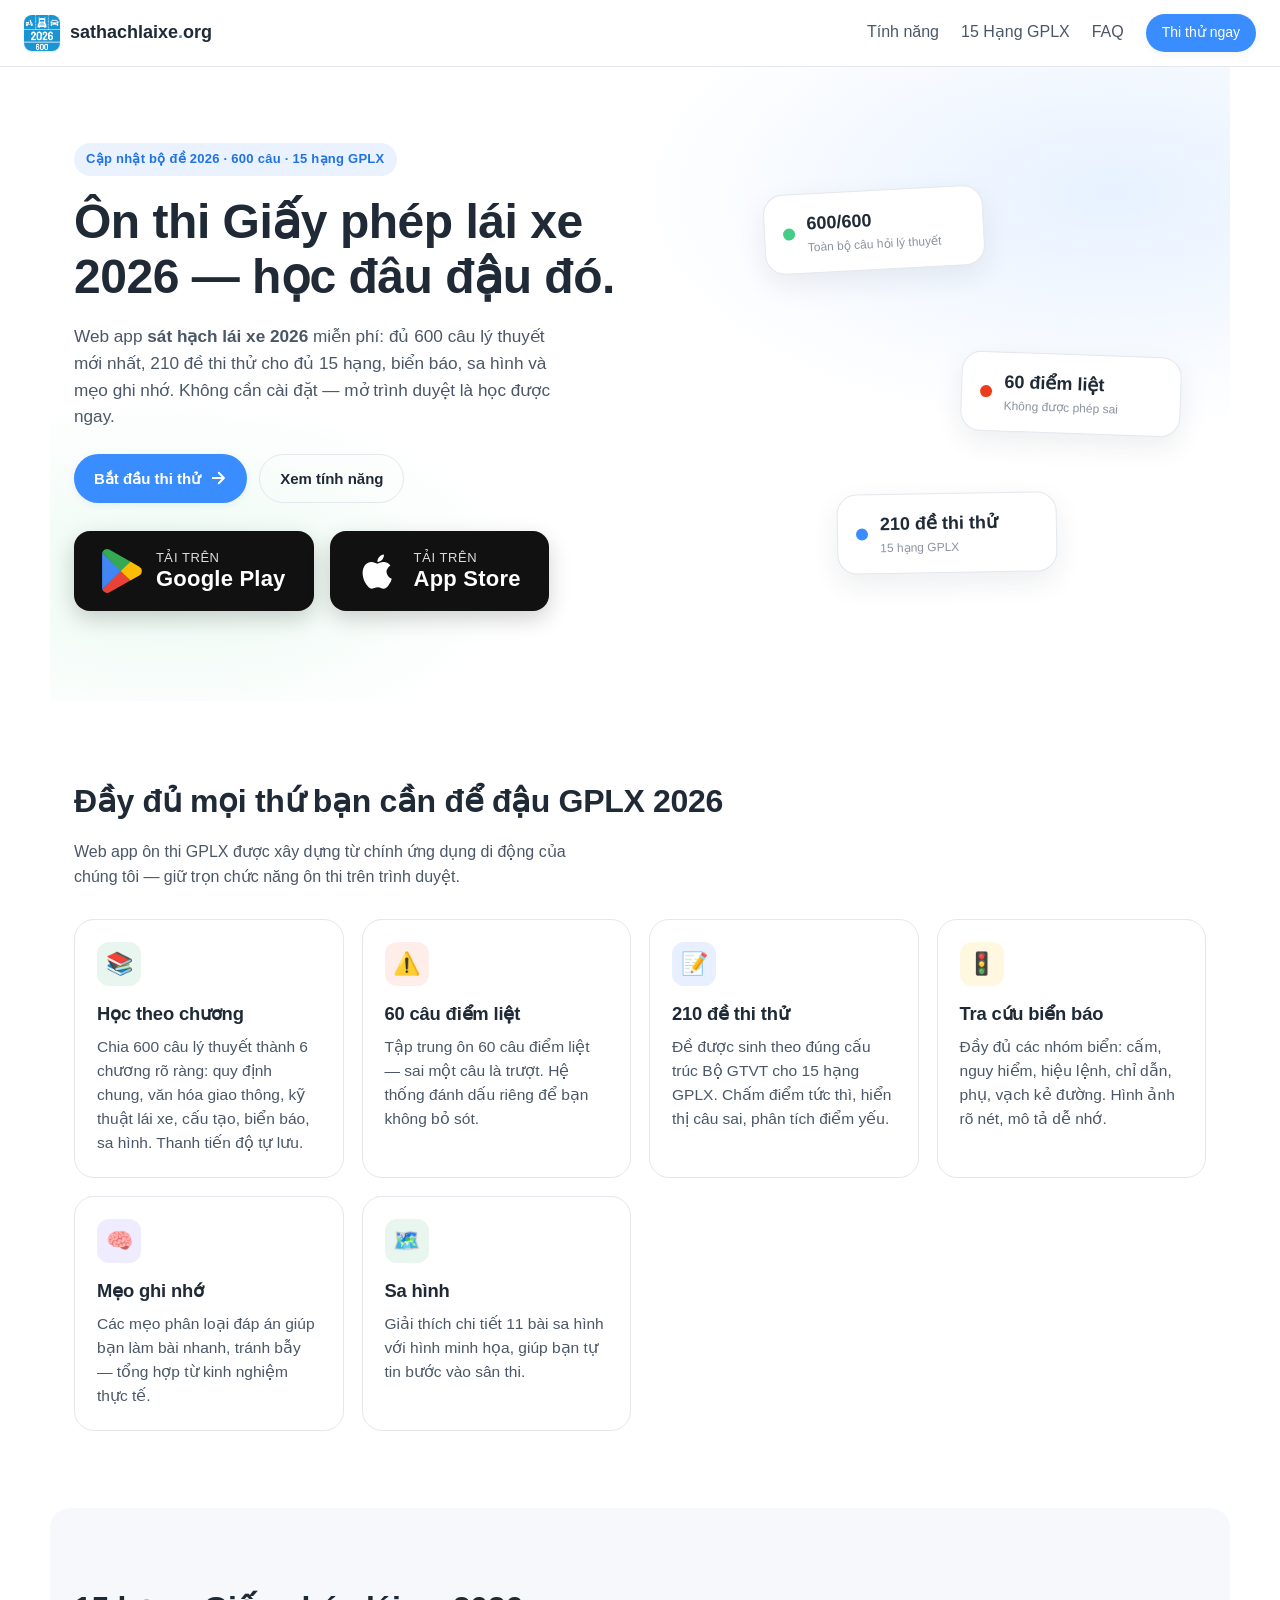
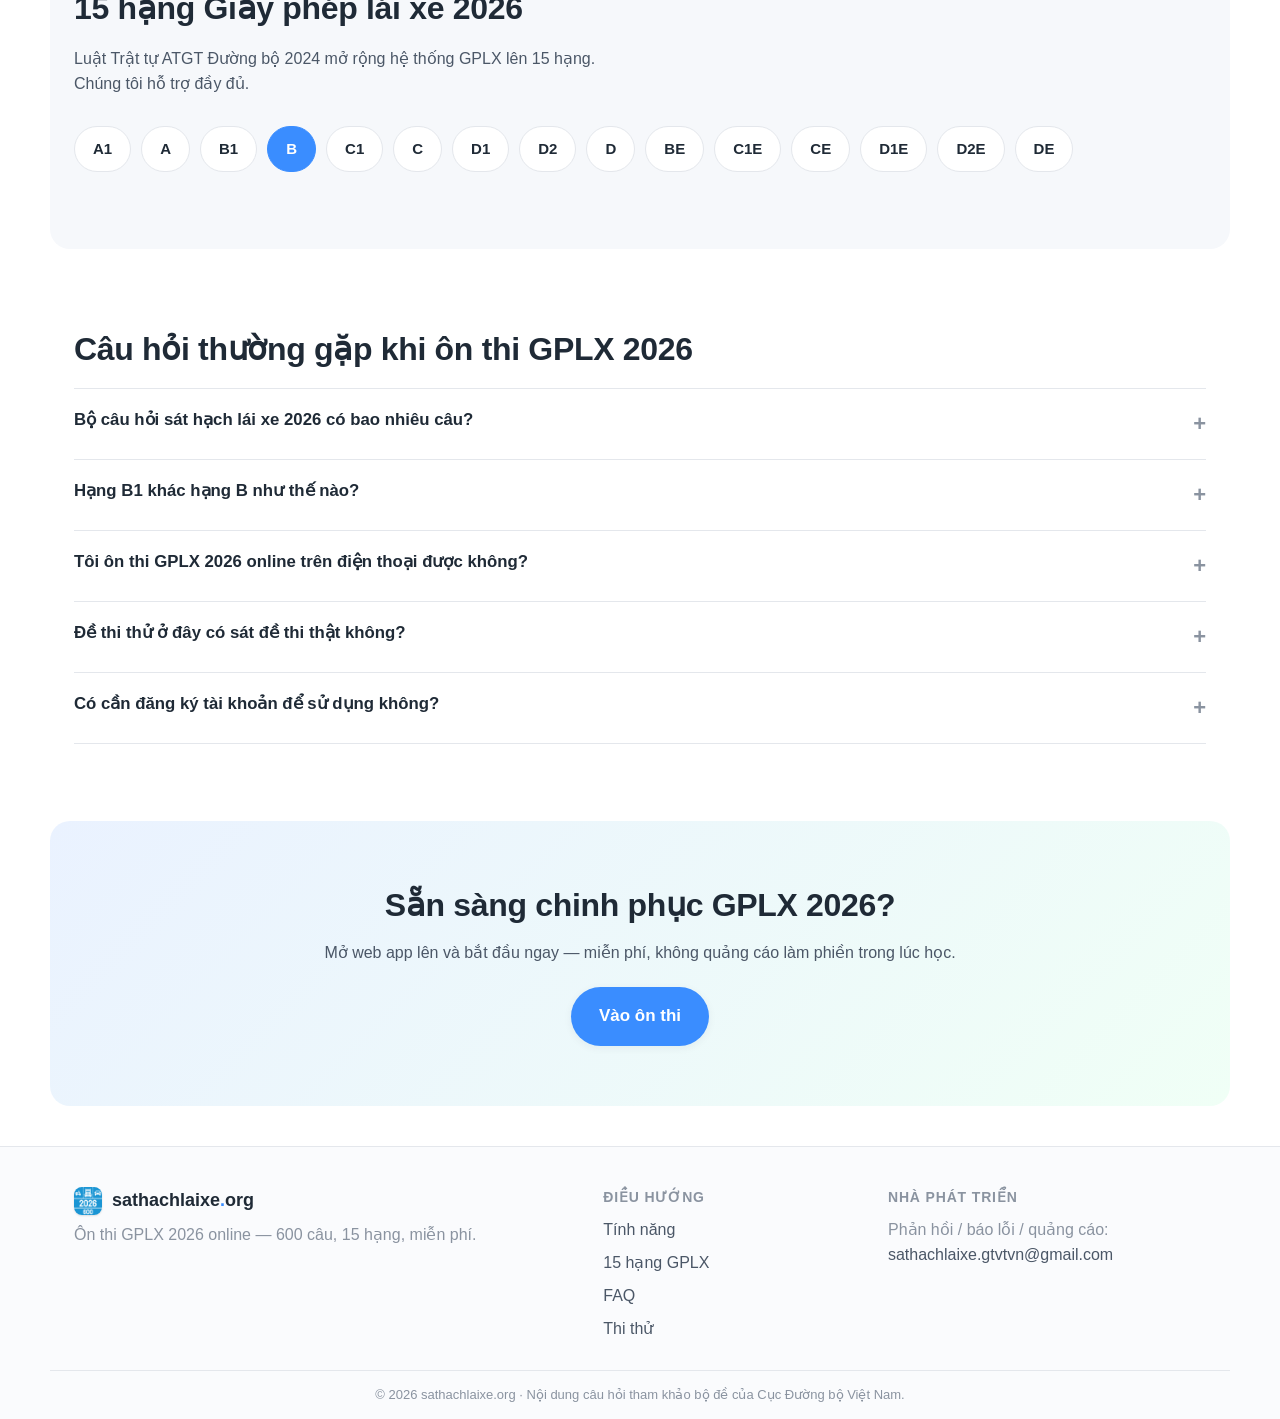
<file: index.html>
<!doctype html>
<html lang="vi">
<head>
  <meta charset="utf-8" />
  <meta name="viewport" content="width=device-width, initial-scale=1" />

  <title>Ôn Thi GPLX 2026 - Sát Hạch Lái Xe 2026 Online | sathachlaixe.org</title>
  <meta name="description" content="Ôn thi GPLX 2026 online miễn phí — đầy đủ 600 câu hỏi lý thuyết sát hạch lái xe 2026, đề thi thử cho 15 hạng giấy phép lái xe (A1, A, B1, B, C1, C, D1, D2, D, BE, C1E, CE, D1E, D2E, DE), biển báo, mẹo ghi nhớ, sa hình. Học mọi lúc mọi nơi, không cài đặt." />
  <meta name="keywords" content="sát hạch lái xe 2026, giấy phép lái xe 2026, ôn thi gplx, ôn thi bằng lái xe, 600 câu lý thuyết, đề thi lý thuyết b2, đề thi lý thuyết a1, mẹo thi lái xe, biển báo giao thông, sa hình lái xe" />
  <link rel="canonical" href="https://sathachlaixe.org/" />
  <meta name="robots" content="index, follow" />
  <meta name="author" content="Techvify — sathachlaixe.gtvtvn@gmail.com" />

  <!-- Open Graph / social -->
  <meta property="og:type" content="website" />
  <meta property="og:url" content="https://sathachlaixe.org/" />
  <meta property="og:title" content="Ôn Thi GPLX 2026 - Sát Hạch Lái Xe 2026 Online" />
  <meta property="og:description" content="Ôn thi GPLX 2026 online miễn phí — 600 câu hỏi lý thuyết sát hạch lái xe 2026 cho đủ 15 hạng giấy phép." />
  <meta property="og:image" content="https://sathachlaixe.org/imgs/home/home_hero.png" />
  <meta property="og:locale" content="vi_VN" />
  <meta name="twitter:card" content="summary_large_image" />

  <!-- JSON-LD schema: WebApplication + FAQ -->
  <script type="application/ld+json">
  {
    "@context": "https://schema.org",
    "@graph": [
      {
        "@type": "WebApplication",
        "name": "Ôn thi GPLX 2026 - sathachlaixe.org",
        "url": "https://sathachlaixe.org/",
        "description": "Web app ôn thi sát hạch lái xe 2026 — 600 câu lý thuyết, 210 đề thi thử cho 15 hạng GPLX, biển báo, sa hình, mẹo ghi nhớ.",
        "applicationCategory": "EducationApplication",
        "inLanguage": "vi-VN",
        "operatingSystem": "Any",
        "offers": {
          "@type": "Offer",
          "price": "0",
          "priceCurrency": "VND"
        },
        "author": {
          "@type": "Organization",
          "name": "Techvify",
          "email": "sathachlaixe.gtvtvn@gmail.com"
        }
      },
      {
        "@type": "FAQPage",
        "mainEntity": [
          {
            "@type": "Question",
            "name": "Bộ câu hỏi sát hạch lái xe 2026 có bao nhiêu câu?",
            "acceptedAnswer": {
              "@type": "Answer",
              "text": "Bộ đề sát hạch lái xe 2026 gồm 600 câu hỏi lý thuyết do Cục Đường bộ Việt Nam ban hành, trong đó có 60 câu điểm liệt bắt buộc phải trả lời đúng."
            }
          },
          {
            "@type": "Question",
            "name": "Thi GPLX hạng B1 có mấy câu trong đề thi?",
            "acceptedAnswer": {
              "@type": "Answer",
              "text": "Đề thi hạng B1 có 25 câu hỏi, thí sinh cần trả lời đúng tối thiểu 23 câu và không sai câu điểm liệt nào, thời gian 19 phút."
            }
          },
          {
            "@type": "Question",
            "name": "Ôn thi GPLX 2026 online miễn phí ở đâu?",
            "acceptedAnswer": {
              "@type": "Answer",
              "text": "Bạn có thể ôn thi GPLX 2026 online miễn phí tại sathachlaixe.org — không cần cài đặt, dùng được trên điện thoại và máy tính, có đầy đủ 600 câu lý thuyết, 210 đề thi thử, biển báo và sa hình."
            }
          }
        ]
      }
    ]
  }
  </script>

  <link rel="stylesheet" href="css/styles.css" />
  <link rel="icon" type="image/png" href="imgs/icons/app-icon.png" />
  <link rel="apple-touch-icon" href="imgs/icons/app-icon.png" />
</head>

<body class="landing">
  <header class="site-header">
    <a class="brand" href="/" aria-label="Trang chủ sathachlaixe.org">
      <img src="imgs/icons/app-icon.png" width="36" height="36" alt="sathachlaixe.org — Ôn thi GPLX 2026" class="brand-logo" />
      <span>sathachlaixe<span class="dot">.</span>org</span>
    </a>
    <nav class="primary-nav" aria-label="Menu chính">
      <a href="#tinh-nang">Tính năng</a>
      <a href="#hang-gplx">15 Hạng GPLX</a>
      <a href="#faq">FAQ</a>
      <a class="btn btn-primary btn-compact" href="app.html#/home">Thi thử ngay</a>
    </nav>
  </header>

  <main>
    <section class="hero">
      <div class="hero-inner">
        <p class="eyebrow">Cập nhật bộ đề 2026 · 600 câu · 15 hạng GPLX</p>
        <h1>Ôn thi Giấy phép lái xe 2026 — học đâu đậu đó.</h1>
        <p class="lead">
          Web app <strong>sát hạch lái xe 2026</strong> miễn phí: đủ 600 câu lý thuyết mới nhất,
          210 đề thi thử cho đủ 15 hạng, biển báo, sa hình và mẹo ghi nhớ.
          Không cần cài đặt — mở trình duyệt là học được ngay.
        </p>
        <div class="cta-row">
          <a class="btn btn-primary" href="app.html#/home">
            <span>Bắt đầu thi thử</span>
            <svg aria-hidden="true" width="18" height="18" viewBox="0 0 24 24" fill="none" stroke="currentColor" stroke-width="2.5" stroke-linecap="round" stroke-linejoin="round"><path d="M5 12h14M13 5l7 7-7 7"/></svg>
          </a>
          <a class="btn btn-ghost" href="#tinh-nang">Xem tính năng</a>
        </div>
        <div class="store-badges">
          <a class="store-badge store-badge-lg" href="https://play.google.com/store/apps/details?id=com.vgp.shlx&pli=1" target="_blank" rel="noopener" aria-label="Tải ứng dụng trên Google Play">
            <svg class="store-ico" viewBox="0 0 256 283" width="40" height="44" aria-hidden="true">
              <path fill="#EA4335" d="M119.553 134.916 1.06 259.061a32.06 32.06 0 0 0 47.062 19.071l133.327-75.934z"/>
              <path fill="#FBBC04" d="M239.37 113.814 181.686 80.463l-64.973 57.278 65.219 65.23 57.278-32.815a32 32 0 0 0 .16-56.342z"/>
              <path fill="#4285F4" d="M1.06 23.487A31.3 31.3 0 0 0 0 31.622v219.302c0 2.845.381 5.598 1.06 8.137l122.585-122.481z"/>
              <path fill="#34A853" d="M120.435 141.274 181.765 80.46 48.529 4.226A32.05 32.05 0 0 0 32.01 0C17.51 0 5.15 9.648 1.06 22.815c0 .227-.007.446 0 .672z"/>
            </svg>
            <span><small>TẢI TRÊN</small><strong>Google Play</strong></span>
          </a>
          <a class="store-badge store-badge-lg" href="https://apps.apple.com/vn/app/s%C3%A1t-h%E1%BA%A1ch-l%C3%A1i-xe/id925213043" target="_blank" rel="noopener" aria-label="Tải ứng dụng trên App Store">
            <svg class="store-ico" viewBox="0 0 24 24" width="42" height="42" aria-hidden="true">
              <path fill="#fff" d="M16.4 12.6c0-2.4 2-3.6 2.1-3.7-1.2-1.7-3-2-3.7-2-1.6-.2-3 .9-3.8.9-.8 0-2-.9-3.3-.9-1.7 0-3.3 1-4.2 2.5-1.8 3.1-.5 7.7 1.2 10.2.9 1.2 1.9 2.6 3.2 2.5 1.3-.1 1.8-.8 3.4-.8s2 .8 3.4.8c1.4 0 2.3-1.2 3.1-2.5.7-1 1.2-2 1.5-3.2-3.6-1.3-3-4.9-3-5.8zm-2.6-7c.7-.8 1.1-1.9 1-3-1 0-2 .6-2.7 1.4-.6.7-1.1 1.8-1 2.9 1.1 0 2.1-.6 2.7-1.3z"/>
            </svg>
            <span><small>TẢI TRÊN</small><strong>App Store</strong></span>
          </a>
        </div>
      </div>
      <div class="hero-art" aria-hidden="true">
        <div class="hero-card hero-card-1">
          <div class="card-dot" style="background:#43CD87"></div>
          <div><strong>600/600</strong><small>Toàn bộ câu hỏi lý thuyết</small></div>
        </div>
        <div class="hero-card hero-card-2">
          <div class="card-dot" style="background:#EC3C1A"></div>
          <div><strong>60 điểm liệt</strong><small>Không được phép sai</small></div>
        </div>
        <div class="hero-card hero-card-3">
          <div class="card-dot" style="background:#3A8DFF"></div>
          <div><strong>210 đề thi thử</strong><small>15 hạng GPLX</small></div>
        </div>
      </div>
    </section>

    <section id="tinh-nang" class="features">
      <h2>Đầy đủ mọi thứ bạn cần để đậu GPLX 2026</h2>
      <p class="section-lead">Web app ôn thi GPLX được xây dựng từ chính ứng dụng di động của chúng tôi — giữ trọn chức năng ôn thi trên trình duyệt.</p>
      <div class="feature-grid">
        <article class="feature">
          <div class="feature-ico" style="background:#E8F6EF"><span style="color:#2BB673">📚</span></div>
          <h3>Học theo chương</h3>
          <p>Chia 600 câu lý thuyết thành 6 chương rõ ràng: quy định chung, văn hóa giao thông, kỹ thuật lái xe, cấu tạo, biển báo, sa hình. Thanh tiến độ tự lưu.</p>
        </article>
        <article class="feature">
          <div class="feature-ico" style="background:#FFEDEA"><span style="color:#EC3C1A">⚠️</span></div>
          <h3>60 câu điểm liệt</h3>
          <p>Tập trung ôn 60 câu điểm liệt — sai một câu là trượt. Hệ thống đánh dấu riêng để bạn không bỏ sót.</p>
        </article>
        <article class="feature">
          <div class="feature-ico" style="background:#E8F0FF"><span style="color:#3A8DFF">📝</span></div>
          <h3>210 đề thi thử</h3>
          <p>Đề được sinh theo đúng cấu trúc Bộ GTVT cho 15 hạng GPLX. Chấm điểm tức thì, hiển thị câu sai, phân tích điểm yếu.</p>
        </article>
        <article class="feature">
          <div class="feature-ico" style="background:#FFF7DF"><span style="color:#D99400">🚦</span></div>
          <h3>Tra cứu biển báo</h3>
          <p>Đầy đủ các nhóm biển: cấm, nguy hiểm, hiệu lệnh, chỉ dẫn, phụ, vạch kẻ đường. Hình ảnh rõ nét, mô tả dễ nhớ.</p>
        </article>
        <article class="feature">
          <div class="feature-ico" style="background:#F0ECFF"><span style="color:#6E5AE6">🧠</span></div>
          <h3>Mẹo ghi nhớ</h3>
          <p>Các mẹo phân loại đáp án giúp bạn làm bài nhanh, tránh bẫy — tổng hợp từ kinh nghiệm thực tế.</p>
        </article>
        <article class="feature">
          <div class="feature-ico" style="background:#E8F6EF"><span style="color:#2BB673">🗺️</span></div>
          <h3>Sa hình</h3>
          <p>Giải thích chi tiết 11 bài sa hình với hình minh họa, giúp bạn tự tin bước vào sân thi.</p>
        </article>
      </div>
    </section>

    <section id="hang-gplx" class="licenses-band">
      <h2>15 hạng Giấy phép lái xe 2026</h2>
      <p class="section-lead">Luật Trật tự ATGT Đường bộ 2024 mở rộng hệ thống GPLX lên 15 hạng. Chúng tôi hỗ trợ đầy đủ.</p>
      <div class="chip-row">
        <a class="chip" href="app.html#/home?level=1">A1</a>
        <a class="chip" href="app.html#/home?level=2">A</a>
        <a class="chip" href="app.html#/home?level=3">B1</a>
        <a class="chip chip-hot" href="app.html#/home?level=4">B</a>
        <a class="chip" href="app.html#/home?level=5">C1</a>
        <a class="chip" href="app.html#/home?level=6">C</a>
        <a class="chip" href="app.html#/home?level=7">D1</a>
        <a class="chip" href="app.html#/home?level=8">D2</a>
        <a class="chip" href="app.html#/home?level=9">D</a>
        <a class="chip" href="app.html#/home?level=10">BE</a>
        <a class="chip" href="app.html#/home?level=11">C1E</a>
        <a class="chip" href="app.html#/home?level=12">CE</a>
        <a class="chip" href="app.html#/home?level=13">D1E</a>
        <a class="chip" href="app.html#/home?level=14">D2E</a>
        <a class="chip" href="app.html#/home?level=15">DE</a>
      </div>
    </section>

    <section id="faq" class="faq">
      <h2>Câu hỏi thường gặp khi ôn thi GPLX 2026</h2>
      <details>
        <summary>Bộ câu hỏi sát hạch lái xe 2026 có bao nhiêu câu?</summary>
        <p>Bộ đề sát hạch lái xe 2026 gồm <strong>600 câu hỏi lý thuyết</strong> do Cục Đường bộ Việt Nam ban hành, trong đó có <strong>60 câu điểm liệt</strong> bắt buộc phải trả lời đúng — sai một câu là trượt ngay.</p>
      </details>
      <details>
        <summary>Hạng B1 khác hạng B như thế nào?</summary>
        <p>Hạng B1 cấp cho người lái xe mô tô ba bánh, còn hạng B cấp cho người lái ô tô chở người đến 8 chỗ hoặc ô tô tải dưới 3.500 kg. Đề thi B1 có 25 câu (cần đúng 23), đề thi B có 30 câu (cần đúng 27).</p>
      </details>
      <details>
        <summary>Tôi ôn thi GPLX 2026 online trên điện thoại được không?</summary>
        <p>Được. Web app sathachlaixe.org dùng trực tiếp trên trình duyệt điện thoại, máy tính bảng và máy tính, không cần cài đặt. Tiến độ học và câu đã trả lời được lưu trên chính trình duyệt của bạn.</p>
      </details>
      <details>
        <summary>Đề thi thử ở đây có sát đề thi thật không?</summary>
        <p>Chúng tôi sinh đề theo đúng cấu trúc chuẩn của Bộ GTVT cho từng hạng GPLX — số câu, số câu điểm liệt, thời gian và điểm đậu giống hệt đề thi thật. Bạn có thể bấm giờ để mô phỏng phòng thi.</p>
      </details>
      <details>
        <summary>Có cần đăng ký tài khoản để sử dụng không?</summary>
        <p>Không. Bạn vào là dùng được ngay. Tiến độ ôn tập được lưu trên trình duyệt của bạn (localStorage), không gửi lên máy chủ.</p>
      </details>
    </section>

    <section class="cta-band">
      <h2>Sẵn sàng chinh phục GPLX 2026?</h2>
      <p>Mở web app lên và bắt đầu ngay — miễn phí, không quảng cáo làm phiền trong lúc học.</p>
      <a class="btn btn-primary btn-lg" href="app.html#/home">Vào ôn thi</a>
    </section>
  </main>

  <footer class="site-footer">
    <div class="footer-inner">
      <div>
        <div class="brand">
          <img src="imgs/icons/app-icon.png" width="28" height="28" alt="" class="brand-logo" />
          <span>sathachlaixe<span class="dot">.</span>org</span>
        </div>
        <p class="muted">Ôn thi GPLX 2026 online — 600 câu, 15 hạng, miễn phí.</p>
      </div>
      <div>
        <h4>Điều hướng</h4>
        <ul>
          <li><a href="#tinh-nang">Tính năng</a></li>
          <li><a href="#hang-gplx">15 hạng GPLX</a></li>
          <li><a href="#faq">FAQ</a></li>
          <li><a href="app.html#/home">Thi thử</a></li>
        </ul>
      </div>
      <div>
        <h4>Nhà phát triển</h4>
        <p class="muted">
          Phản hồi / báo lỗi / quảng cáo:<br />
          <a href="mailto:sathachlaixe.gtvtvn@gmail.com">sathachlaixe.gtvtvn@gmail.com</a>
        </p>
      </div>
    </div>
    <div class="footer-bottom">
      <span>© 2026 sathachlaixe.org · Nội dung câu hỏi tham khảo bộ đề của Cục Đường bộ Việt Nam.</span>
    </div>
  </footer>
</body>
</html>
</file>
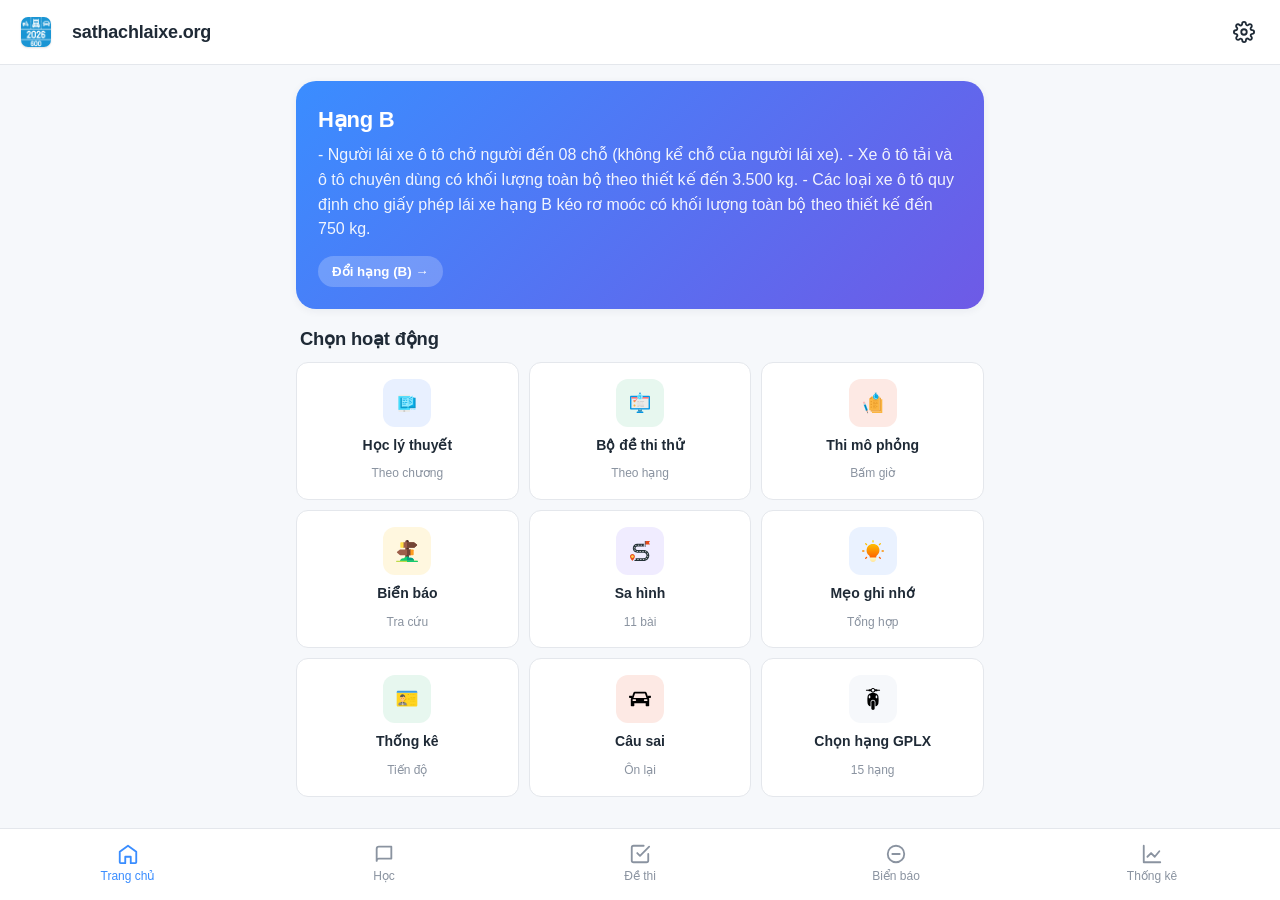
<file: app.html>
<!doctype html>
<html lang="vi">
<head>
  <meta charset="utf-8" />
  <meta name="viewport" content="width=device-width, initial-scale=1, maximum-scale=1" />

  <title>Thi thử GPLX 2026 Online — sathachlaixe.org</title>
  <meta name="description" content="Thi thử giấy phép lái xe 2026 online: 600 câu lý thuyết, 210 đề thi thử cho 15 hạng GPLX, biển báo, sa hình, mẹo ghi nhớ. Bấm giờ như phòng thi thật." />
  <meta name="keywords" content="thi thử gplx, sát hạch lái xe 2026, ôn thi gplx online, đề thi lý thuyết lái xe 2026" />
  <link rel="canonical" href="https://sathachlaixe.org/app.html" />
  <meta name="robots" content="index, follow" />

  <meta property="og:title" content="Thi thử GPLX 2026 Online — sathachlaixe.org" />
  <meta property="og:description" content="600 câu lý thuyết · 210 đề thi thử · 15 hạng GPLX · miễn phí, không cài đặt." />
  <meta property="og:url" content="https://sathachlaixe.org/app.html" />
  <meta property="og:type" content="website" />
  <meta property="og:locale" content="vi_VN" />

  <link rel="stylesheet" href="css/styles.css" />
  <link rel="icon" type="image/png" href="imgs/icons/app-icon.png" />
  <link rel="apple-touch-icon" href="imgs/icons/app-icon.png" />
</head>

<body class="app">
  <header class="app-bar">
    <button class="icon-btn hidden" id="app-back" aria-label="Quay lại">
      <svg width="22" height="22" viewBox="0 0 24 24" fill="none" stroke="currentColor" stroke-width="2.2" stroke-linecap="round" stroke-linejoin="round"><path d="M19 12H5M12 19l-7-7 7-7"/></svg>
    </button>
    <a class="app-bar-brand" href="#/home" aria-label="Trang chủ">
      <img src="imgs/icons/app-icon.png" width="30" height="30" alt="" class="brand-logo" />
    </a>
    <h1 id="app-title">sathachlaixe.org</h1>
    <div class="app-bar-trailing">
      <a class="icon-btn" href="#/settings" aria-label="Cài đặt">
        <svg width="22" height="22" viewBox="0 0 24 24" fill="none" stroke="currentColor" stroke-width="2" stroke-linecap="round" stroke-linejoin="round"><circle cx="12" cy="12" r="3"/><path d="M19.4 15a1.7 1.7 0 0 0 .3 1.8l.1.1a2 2 0 1 1-2.8 2.8l-.1-.1a1.7 1.7 0 0 0-1.8-.3 1.7 1.7 0 0 0-1 1.5V21a2 2 0 1 1-4 0v-.1a1.7 1.7 0 0 0-1.1-1.5 1.7 1.7 0 0 0-1.8.3l-.1.1a2 2 0 1 1-2.8-2.8l.1-.1a1.7 1.7 0 0 0 .3-1.8 1.7 1.7 0 0 0-1.5-1H3a2 2 0 1 1 0-4h.1a1.7 1.7 0 0 0 1.5-1.1 1.7 1.7 0 0 0-.3-1.8l-.1-.1a2 2 0 1 1 2.8-2.8l.1.1a1.7 1.7 0 0 0 1.8.3H9a1.7 1.7 0 0 0 1-1.5V3a2 2 0 1 1 4 0v.1a1.7 1.7 0 0 0 1 1.5 1.7 1.7 0 0 0 1.8-.3l.1-.1a2 2 0 1 1 2.8 2.8l-.1.1a1.7 1.7 0 0 0-.3 1.8V9a1.7 1.7 0 0 0 1.5 1H21a2 2 0 1 1 0 4h-.1a1.7 1.7 0 0 0-1.5 1z"/></svg>
      </a>
    </div>
  </header>

  <main id="app-main" class="app-main">
    <div class="loading"><div class="spinner"></div>Đang tải…</div>
  </main>

  <nav class="bottom-nav" aria-label="Thanh điều hướng">
    <a href="#/home" data-nav="home">
      <svg viewBox="0 0 24 24" fill="none" stroke="currentColor" stroke-width="2" stroke-linecap="round" stroke-linejoin="round"><path d="M3 9.5 12 3l9 6.5V21a1 1 0 0 1-1 1h-5v-7h-6v7H4a1 1 0 0 1-1-1z"/></svg>
      <span>Trang chủ</span>
    </a>
    <a href="#/learn" data-nav="learn">
      <svg viewBox="0 0 24 24" fill="none" stroke="currentColor" stroke-width="2" stroke-linecap="round" stroke-linejoin="round"><path d="M4 19.5A2.5 2.5 0 0 1 6.5 17H20V4H6.5A2.5 2.5 0 0 0 4 6.5z"/></svg>
      <span>Học</span>
    </a>
    <a href="#/tests" data-nav="tests">
      <svg viewBox="0 0 24 24" fill="none" stroke="currentColor" stroke-width="2" stroke-linecap="round" stroke-linejoin="round"><path d="M9 11 12 14 22 4"/><path d="M21 12v7a2 2 0 0 1-2 2H5a2 2 0 0 1-2-2V5a2 2 0 0 1 2-2h11"/></svg>
      <span>Đề thi</span>
    </a>
    <a href="#/signs" data-nav="signs">
      <svg viewBox="0 0 24 24" fill="none" stroke="currentColor" stroke-width="2" stroke-linecap="round" stroke-linejoin="round"><circle cx="12" cy="12" r="9"/><path d="M8 12h8"/></svg>
      <span>Biển báo</span>
    </a>
    <a href="#/stats" data-nav="stats">
      <svg viewBox="0 0 24 24" fill="none" stroke="currentColor" stroke-width="2" stroke-linecap="round" stroke-linejoin="round"><path d="M3 3v18h18"/><path d="M7 15l4-4 4 4 5-6"/></svg>
      <span>Thống kê</span>
    </a>
  </nav>

  <!-- App modules. pools → data → testgen → storage → router → screens → app -->
  <script src="js/pools.js"></script>
  <script src="js/testgen.js"></script>
  <script src="js/data.js"></script>
  <script src="js/storage.js"></script>
  <script src="js/router.js"></script>
  <script src="js/screens.js"></script>
  <script src="js/app.js"></script>
</body>
</html>
</file>
<file: css/styles.css>
/* ===========================================================
   sathachlaixe.org — bright, modern, landing-page style
   Palette: iOS-blue #3A8DFF, exam-green #43CD87, die-red #EC3C1A
   ============================================================ */

:root {
  --blue: #3A8DFF;
  --blue-600: #1F73E3;
  --green: #43CD87;
  --red: #EC3C1A;
  --yellow: #FFC857;
  --purple: #6E5AE6;

  --bg: #FFFFFF;
  --bg-soft: #F6F8FB;
  --panel: #F2F2F4;
  --border: #E4E7EC;
  --ink: #1F2A36;
  --ink-soft: #4B5767;
  --muted: #8A93A0;

  --radius: 12px;
  --radius-lg: 20px;
  --shadow-sm: 0 2px 8px rgba(21, 36, 68, .06);
  --shadow-md: 0 10px 28px rgba(21, 36, 68, .08);

  --maxw: 1180px;
  --space: clamp(16px, 2vw, 24px);
}

*, *::before, *::after { box-sizing: border-box; }

html, body { margin: 0; padding: 0; }

body {
  font-family: -apple-system, BlinkMacSystemFont, "Segoe UI", Roboto,
               "Helvetica Neue", Arial, "Noto Sans", sans-serif;
  font-size: 16px;
  line-height: 1.55;
  color: var(--ink);
  background: var(--bg);
  -webkit-font-smoothing: antialiased;
  text-rendering: optimizeLegibility;
}

a { color: var(--blue-600); text-decoration: none; }
a:hover { text-decoration: underline; }

h1, h2, h3, h4 { margin: 0 0 .4em; color: var(--ink); font-weight: 700; letter-spacing: -.01em; }
h1 { font-size: clamp(2rem, 4.2vw, 3rem); line-height: 1.15; }
h2 { font-size: clamp(1.4rem, 2.6vw, 2rem); }
h3 { font-size: 1.15rem; }
p  { margin: 0 0 .6em; }
.muted { color: var(--muted); }

/* ------------------------ Buttons ------------------------ */

.btn {
  display: inline-flex; align-items: center; justify-content: center;
  gap: 8px; padding: 12px 20px; border-radius: 999px;
  font-weight: 600; font-size: 15px; border: 0; cursor: pointer;
  transition: transform .05s ease, box-shadow .15s ease, background .15s ease;
  text-decoration: none;
}
.btn:hover { text-decoration: none; }
.btn:active { transform: translateY(1px); }
.btn-primary  { background: var(--blue); color: #fff; box-shadow: var(--shadow-sm); }
.btn-primary:hover { background: var(--blue-600); }
.btn-ghost    { background: transparent; color: var(--ink); border: 1px solid var(--border); }
.btn-ghost:hover { background: var(--bg-soft); }
.btn-danger   { background: var(--red); color: #fff; }
.btn-lg  { padding: 16px 28px; font-size: 17px; }
.btn-compact { padding: 8px 16px; font-size: 14px; }
.btn[disabled] { opacity: .55; cursor: not-allowed; }

/* ------------------------ Header ------------------------ */

.site-header {
  position: sticky; top: 0; z-index: 20;
  display: flex; align-items: center; justify-content: space-between;
  padding: 14px var(--space);
  background: rgba(255,255,255,.88);
  backdrop-filter: saturate(160%) blur(10px);
  -webkit-backdrop-filter: saturate(160%) blur(10px);
  border-bottom: 1px solid var(--border);
}
.brand {
  display: inline-flex; align-items: center; gap: 10px;
  font-weight: 800; font-size: 18px; color: var(--ink);
}
.brand .dot { color: var(--blue); }
.brand-logo {
  border-radius: 8px;
  box-shadow: 0 1px 2px rgba(0,0,0,0.12);
  object-fit: cover;
  display: block;
}
.primary-nav {
  display: flex; align-items: center; gap: 22px;
}
.primary-nav a { color: var(--ink-soft); font-weight: 500; }
.primary-nav a:hover { color: var(--ink); text-decoration: none; }
.primary-nav .btn { color: #fff; }

@media (max-width: 720px) {
  .primary-nav a:not(.btn) { display: none; }
}

/* ------------------------ Hero ------------------------ */

.hero {
  position: relative;
  max-width: var(--maxw);
  margin: 0 auto;
  padding: clamp(40px, 6vw, 80px) var(--space) clamp(60px, 7vw, 90px);
  display: grid; grid-template-columns: 1.1fr .9fr; gap: 40px;
  align-items: center;
}
.hero::before {
  content: "";
  position: absolute; inset: 0;
  background:
    radial-gradient(800px 400px at 90% 20%, rgba(58,141,255,.12), transparent 60%),
    radial-gradient(600px 300px at 10% 80%, rgba(67,205,135,.10), transparent 60%);
  z-index: -1;
}
.eyebrow {
  display: inline-block;
  font-size: 13px; font-weight: 600; letter-spacing: .02em;
  color: var(--blue-600);
  background: #EAF2FF;
  padding: 6px 12px; border-radius: 999px; margin: 0 0 18px;
}
.hero .lead { color: var(--ink-soft); font-size: 1.075rem; margin: 10px 0 24px; max-width: 52ch; }
.cta-row { display: flex; gap: 12px; flex-wrap: wrap; margin-bottom: 28px; }

.store-badges { display: flex; gap: 16px; flex-wrap: wrap; }
.store-badge {
  display: inline-flex; align-items: center; gap: 10px;
  background: #111; color: #fff; border-radius: 12px;
  padding: 10px 16px; text-decoration: none;
  transition: transform .15s ease, background .15s ease, box-shadow .15s ease;
}
.store-badge:hover { text-decoration: none; background: #222; transform: translateY(-1px); }
.store-badge span { display: flex; flex-direction: column; line-height: 1.15; }
.store-badge small { font-size: 10px; opacity: .85; letter-spacing: .04em; }
.store-badge strong { font-size: 14px; }

.store-badge-lg {
  gap: 14px;
  padding: 18px 28px;
  border-radius: 16px;
  min-height: 68px;
  box-shadow: 0 8px 22px rgba(0,0,0,0.18);
}
.store-badge-lg small { font-size: 13px; }
.store-badge-lg strong { font-size: 22px; letter-spacing: .01em; }
.store-badge-lg .store-ico { flex-shrink: 0; }
.store-badge-lg:hover { box-shadow: 0 10px 26px rgba(0,0,0,0.24); }
@media (max-width: 480px) {
  .store-badge-lg { padding: 14px 20px; min-height: 60px; gap: 12px; }
  .store-badge-lg small { font-size: 11px; }
  .store-badge-lg strong { font-size: 18px; }
  .store-badge-lg .store-ico { width: 34px !important; height: 34px !important; }
}

.hero-art {
  position: relative; height: 100%; min-height: 340px;
}
.hero-card {
  position: absolute; display: flex; align-items: center; gap: 12px;
  background: #fff; border: 1px solid var(--border);
  padding: 16px 18px; border-radius: var(--radius-lg);
  box-shadow: var(--shadow-md);
  min-width: 220px;
}
.hero-card strong { display: block; font-size: 18px; color: var(--ink); }
.hero-card small  { display: block; font-size: 12px; color: var(--muted); }
.card-dot { width: 12px; height: 12px; border-radius: 50%; }
.hero-card-1 { top: 10%;  left: 10%; transform: rotate(-3deg); }
.hero-card-2 { top: 45%;  right: 5%; transform: rotate(2deg); }
.hero-card-3 { bottom: 8%; left: 25%; transform: rotate(-1deg); }

@media (max-width: 900px) {
  .hero { grid-template-columns: 1fr; }
  .hero-art { display: none; }
}

/* ------------------------ Features ------------------------ */

.features, .licenses-band, .faq, .cta-band {
  max-width: var(--maxw); margin: 0 auto;
  padding: clamp(50px, 6vw, 80px) var(--space);
}
.section-lead { color: var(--ink-soft); max-width: 60ch; margin-bottom: 30px; }

.feature-grid {
  display: grid; grid-template-columns: repeat(auto-fit, minmax(260px, 1fr)); gap: 18px;
}
.feature {
  background: #fff; border: 1px solid var(--border); border-radius: var(--radius-lg);
  padding: 22px; transition: transform .15s ease, box-shadow .15s ease;
}
.feature:hover { transform: translateY(-2px); box-shadow: var(--shadow-md); }
.feature-ico {
  width: 44px; height: 44px; border-radius: 12px;
  display: flex; align-items: center; justify-content: center;
  font-size: 22px; margin-bottom: 14px;
}
.feature h3 { margin-bottom: 6px; }
.feature p  { color: var(--ink-soft); margin: 0; font-size: .97rem; }

/* ------------------------ Licenses band ------------------------ */

.licenses-band { background: var(--bg-soft); border-radius: var(--radius-lg); }
.chip-row { display: flex; flex-wrap: wrap; gap: 10px; }
.chip {
  display: inline-flex; align-items: center; justify-content: center;
  padding: 10px 18px; border-radius: 999px;
  background: #fff; border: 1px solid var(--border);
  color: var(--ink); font-weight: 600; font-size: 15px;
  text-decoration: none;
  transition: transform .08s ease, background .15s ease, color .15s ease;
}
.chip:hover { background: var(--blue); color: #fff; text-decoration: none; transform: translateY(-1px); }
.chip-hot { background: var(--blue); color: #fff; border-color: var(--blue); }

/* ------------------------ FAQ ------------------------ */

.faq details {
  border-top: 1px solid var(--border); padding: 18px 0;
}
.faq details:last-of-type { border-bottom: 1px solid var(--border); }
.faq summary {
  cursor: pointer; list-style: none; font-weight: 600; font-size: 1.05rem;
  display: flex; justify-content: space-between; gap: 12px;
}
.faq summary::after {
  content: "+"; font-size: 22px; color: var(--muted); transition: transform .15s ease;
}
.faq details[open] summary::after { content: "–"; }
.faq details p { color: var(--ink-soft); margin-top: 10px; }

/* ------------------------ CTA band ------------------------ */

.cta-band {
  text-align: center;
  background: linear-gradient(135deg, #EAF2FF, #F0FFF6);
  border-radius: var(--radius-lg);
  padding: 60px var(--space);
  margin-bottom: 40px;
}
.cta-band h2 { margin-bottom: 10px; }
.cta-band p { color: var(--ink-soft); margin-bottom: 22px; }

/* ------------------------ Footer ------------------------ */

.site-footer {
  border-top: 1px solid var(--border);
  background: #FAFBFD;
}
.footer-inner {
  max-width: var(--maxw); margin: 0 auto;
  padding: 40px var(--space) 20px;
  display: grid; grid-template-columns: 2fr 1fr 1.3fr; gap: 40px;
}
.site-footer .brand { margin-bottom: 8px; }
.site-footer h4 { font-size: 14px; text-transform: uppercase; letter-spacing: .06em; color: var(--muted); margin-bottom: 10px; }
.site-footer ul { list-style: none; margin: 0; padding: 0; }
.site-footer li { margin-bottom: 8px; }
.site-footer a { color: var(--ink-soft); }
.footer-bottom {
  max-width: var(--maxw); margin: 0 auto;
  padding: 14px var(--space); border-top: 1px solid var(--border);
  color: var(--muted); font-size: 13px; text-align: center;
}
@media (max-width: 700px) { .footer-inner { grid-template-columns: 1fr; gap: 24px; } }

/* ============================================================
   App (SPA) — app.html
   ============================================================ */

body.app {
  background: var(--bg-soft);
  min-height: 100vh;
}

/* Top bar */
.app-bar {
  position: sticky; top: 0; z-index: 10;
  background: #fff; border-bottom: 1px solid var(--border);
  display: flex; align-items: center; gap: 10px;
  padding: 12px 16px;
}
.app-bar .icon-btn {
  width: 40px; height: 40px; border: 0; background: transparent; cursor: pointer;
  border-radius: 50%; display: flex; align-items: center; justify-content: center;
  color: var(--ink);
}
.app-bar .icon-btn:hover { background: var(--panel); }
.app-bar-brand {
  display: inline-flex; align-items: center; justify-content: center;
  width: 40px; height: 40px; border-radius: 50%;
  text-decoration: none; flex-shrink: 0;
}
.app-bar-brand:hover { background: var(--panel); text-decoration: none; }
.app-bar-brand .brand-logo { width: 30px; height: 30px; border-radius: 7px; }
.app-bar h1 {
  font-size: 18px; margin: 0 auto 0 6px; font-weight: 700;
  overflow: hidden; text-overflow: ellipsis; white-space: nowrap;
}
.app-bar .app-bar-trailing { margin-left: auto; display: inline-flex; gap: 6px; }

.app-main {
  max-width: 720px; margin: 0 auto; padding: 16px; padding-bottom: 90px;
}

/* Bottom nav */
.bottom-nav {
  position: fixed; left: 0; right: 0; bottom: 0; z-index: 10;
  display: flex; background: #fff; border-top: 1px solid var(--border);
  padding: 6px env(safe-area-inset-right) calc(6px + env(safe-area-inset-bottom)) env(safe-area-inset-left);
}
.bottom-nav a {
  flex: 1; text-align: center; padding: 8px 4px;
  color: var(--muted); text-decoration: none; font-size: 12px;
  display: flex; flex-direction: column; align-items: center; gap: 2px;
}
.bottom-nav a:hover { text-decoration: none; }
.bottom-nav a.active { color: var(--blue); }
.bottom-nav svg { width: 22px; height: 22px; }

/* Cards / lists */
.card {
  background: #fff; border: 1px solid var(--border); border-radius: var(--radius);
  padding: 14px; margin-bottom: 10px;
}
.list-item {
  display: flex; align-items: center; gap: 12px;
  padding: 14px 12px; background: #fff;
  border: 1px solid var(--border); border-radius: var(--radius);
  margin-bottom: 10px; cursor: pointer;
  transition: background .15s ease;
}
.list-item:hover { background: var(--bg-soft); }
.list-item .circle {
  width: 44px; height: 44px; border-radius: 50%;
  display: flex; align-items: center; justify-content: center;
  color: #fff; font-weight: 700; font-size: 16px; flex: none;
}
.list-item .title { font-weight: 600; color: var(--ink); }
.list-item .sub { font-size: 13px; color: var(--muted); }
.list-item .pill {
  margin-left: auto; background: var(--blue); color: #fff; font-weight: 600;
  font-size: 13px; padding: 5px 10px; border-radius: 10px; white-space: nowrap;
}
.progress-bar {
  height: 6px; background: #D9D9D9; border-radius: 3px; overflow: hidden; margin-top: 6px;
}
.progress-bar > span {
  display: block; height: 100%; background: var(--green); border-radius: 3px;
}

/* Home hero */
.home-hero {
  background: linear-gradient(135deg, #3A8DFF, #6E5AE6);
  color: #fff; border-radius: var(--radius-lg);
  padding: 22px; margin-bottom: 16px;
  box-shadow: var(--shadow-sm);
}
.home-hero h2 { color: #fff; margin: 0 0 6px; font-size: 22px; }
.home-hero p  { margin: 0; opacity: .92; }
.level-switch {
  display: inline-flex; align-items: center; gap: 8px;
  background: rgba(255,255,255,.22); padding: 8px 14px;
  border-radius: 999px; margin-top: 14px; color: #fff; font-weight: 700;
  cursor: pointer; border: 0;
}

.grid-2 { display: grid; grid-template-columns: repeat(2, 1fr); gap: 10px; }
.grid-3 { display: grid; grid-template-columns: repeat(3, 1fr); gap: 10px; }

.home-tile {
  background: #fff; border: 1px solid var(--border);
  border-radius: var(--radius); padding: 16px;
  text-align: center; cursor: pointer; text-decoration: none; color: var(--ink);
  display: flex; flex-direction: column; align-items: center; gap: 8px;
  transition: transform .1s ease, box-shadow .15s ease;
}
.home-tile:hover { transform: translateY(-2px); box-shadow: var(--shadow-sm); text-decoration: none; }
.home-tile .tile-ico {
  width: 48px; height: 48px; border-radius: 12px;
  display: flex; align-items: center; justify-content: center;
  font-size: 22px;
}
.home-tile strong { font-size: 14px; }
.home-tile small  { font-size: 12px; color: var(--muted); }

/* License picker modal */
.overlay {
  position: fixed; inset: 0; background: rgba(10, 20, 40, .45);
  display: none; align-items: center; justify-content: center; z-index: 50;
  padding: 16px;
}
.overlay.show { display: flex; }
.modal {
  background: #fff; border-radius: var(--radius-lg);
  width: 100%; max-width: 520px; max-height: 80vh; overflow: hidden;
  display: flex; flex-direction: column;
  box-shadow: 0 20px 50px rgba(0,0,0,.25);
}
.modal-head {
  padding: 16px 18px; border-bottom: 1px solid var(--border);
  display: flex; justify-content: space-between; align-items: center;
}
.modal-body { overflow: auto; padding: 10px 12px; }
.modal-foot { padding: 12px; border-top: 1px solid var(--border); text-align: right; }
.level-row {
  display: flex; align-items: center; gap: 12px;
  padding: 12px; border-radius: 10px; cursor: pointer;
}
.level-row:hover { background: var(--bg-soft); }
.level-row.active { background: #EAF2FF; }
.level-row .level-name {
  width: 54px; height: 54px; border-radius: 12px;
  background: var(--blue); color: #fff; font-weight: 800;
  display: flex; align-items: center; justify-content: center; font-size: 18px; flex: none;
}
.level-row .level-detail { font-size: 13px; color: var(--muted); }

/* Quiz */
.quiz-topbar {
  display: flex; gap: 12px; align-items: center;
  background: #fff; padding: 10px 14px; border-radius: var(--radius);
  border: 1px solid var(--border); margin-bottom: 12px;
}
.quiz-topbar .timer {
  background: var(--red); color: #fff; padding: 6px 12px; border-radius: 999px;
  font-weight: 700; font-variant-numeric: tabular-nums;
}
.quiz-q {
  background: #fff; border: 1px solid var(--border); border-radius: var(--radius);
  padding: 18px; margin-bottom: 14px;
}
.quiz-q .q-idx {
  display: inline-block; background: var(--blue); color: #fff;
  font-size: 12px; padding: 3px 9px; border-radius: 999px; margin-bottom: 10px; font-weight: 700;
}
.quiz-q .q-content { font-size: 1.05rem; font-weight: 500; margin-bottom: 12px; color: var(--ink); }
.quiz-q img { max-width: 100%; border-radius: 8px; margin-bottom: 12px; }
.option {
  display: flex; gap: 10px; padding: 12px 14px;
  border: 1.5px solid var(--border); border-radius: 10px;
  background: #fff; cursor: pointer; margin-bottom: 8px;
  transition: background .1s ease, border-color .1s ease;
}
.option:hover { background: var(--bg-soft); }
.option.chosen { border-color: var(--blue); background: #EAF2FF; }
.option.correct { border-color: var(--green); background: #E7F7EF; }
.option.wrong { border-color: var(--red); background: #FDE9E4; }
.option .letter {
  width: 24px; height: 24px; border-radius: 50%;
  background: var(--panel); font-weight: 700; font-size: 13px;
  display: inline-flex; align-items: center; justify-content: center; flex: none;
}
.option.chosen .letter { background: var(--blue); color: #fff; }
.option.correct .letter { background: var(--green); color: #fff; }
.option.wrong .letter { background: var(--red); color: #fff; }

.explanation {
  margin-top: 12px; padding: 12px; border-left: 3px solid var(--yellow);
  background: #FFF9E6; border-radius: 6px; font-size: .95rem;
}

.quiz-nav {
  display: flex; gap: 10px; justify-content: space-between;
  background: #fff; padding: 10px; border-radius: var(--radius);
  border: 1px solid var(--border); margin-top: 14px;
}

.q-grid {
  display: grid; grid-template-columns: repeat(8, 1fr); gap: 6px;
  background: #fff; padding: 10px; border-radius: var(--radius);
  border: 1px solid var(--border); margin-bottom: 12px;
}
.q-cell {
  aspect-ratio: 1 / 1; border-radius: 8px; display: flex; align-items: center; justify-content: center;
  background: var(--panel); font-weight: 700; font-size: 13px; cursor: pointer; color: var(--ink);
  border: 2px solid transparent;
}
.q-cell.answered { background: #E2EFFF; color: var(--blue-600); }
.q-cell.correct  { background: var(--green); color: #fff; }
.q-cell.wrong    { background: var(--red); color: #fff; }
.q-cell.current  { border-color: var(--blue); }

/* Result */
.result-hero {
  background: linear-gradient(135deg, #43CD87, #2BB673);
  color: #fff; border-radius: var(--radius-lg); padding: 26px; text-align: center;
  margin-bottom: 16px;
}
.result-hero.fail { background: linear-gradient(135deg, #EC3C1A, #C72B0A); }
.result-hero h2 { color: #fff; margin: 0 0 6px; font-size: 26px; }
.result-hero .score {
  font-size: 40px; font-weight: 800; letter-spacing: -.02em;
  display: block; margin: 6px 0;
}
.result-row {
  display: flex; justify-content: space-between; align-items: center;
  padding: 12px 14px; background: #fff;
  border: 1px solid var(--border); border-radius: var(--radius); margin-bottom: 8px;
}

/* Signs / Tips / Maps layout */
.sign-card {
  display: flex; gap: 12px; align-items: center;
  background: #fff; border: 1px solid var(--border); border-radius: var(--radius);
  padding: 10px 12px; margin-bottom: 8px;
}
.sign-card img { width: 64px; height: 64px; object-fit: contain; background: var(--bg-soft); border-radius: 8px; flex: none; }
.sign-card .s-title { font-weight: 700; }
.sign-card .s-code  { font-size: 12px; color: var(--muted); }
.sign-card .s-more  { font-size: 13px; color: var(--ink-soft); margin-top: 4px; }

.map-card, .tip-card { padding: 14px; background: #fff; border: 1px solid var(--border); border-radius: var(--radius); margin-bottom: 10px; }
.map-card h3 { font-size: 1rem; margin-bottom: 4px; }
.map-card img { max-width: 100%; border-radius: 8px; margin-top: 10px; }
.map-card p { white-space: pre-line; color: var(--ink-soft); margin: 0; font-size: .95rem; }
.tip-card p { margin: 0; color: var(--ink); font-size: .98rem; }

/* Stats */
.stat-tile {
  background: #fff; border: 1px solid var(--border); border-radius: var(--radius); padding: 14px;
  text-align: center;
}
.stat-tile strong { display: block; font-size: 22px; color: var(--ink); }
.stat-tile small  { color: var(--muted); font-size: 12px; }

/* Utility */
.spacer-16 { height: 16px; }
.center { text-align: center; }
.row { display: flex; gap: 10px; align-items: center; }
.grow { flex: 1; }
.hidden { display: none !important; }

.badge-red   { background: var(--red);    color: #fff; padding: 2px 8px; border-radius: 10px; font-size: 11px; font-weight: 700; }
.badge-green { background: var(--green);  color: #fff; padding: 2px 8px; border-radius: 10px; font-size: 11px; font-weight: 700; }
.badge-gray  { background: var(--panel);  color: var(--ink-soft); padding: 2px 8px; border-radius: 10px; font-size: 11px; font-weight: 700; }

/* Loading */
.loading {
  display: flex; align-items: center; justify-content: center;
  padding: 60px 0; color: var(--muted);
}
.spinner {
  width: 28px; height: 28px; border: 3px solid var(--panel); border-top-color: var(--blue);
  border-radius: 50%; animation: spin .8s linear infinite; margin-right: 10px;
}
@keyframes spin { to { transform: rotate(360deg); } }

/* Small-screens */
@media (max-width: 480px) {
  .q-grid { grid-template-columns: repeat(6, 1fr); }
  .grid-3 { grid-template-columns: repeat(2, 1fr); }
}
</file>
